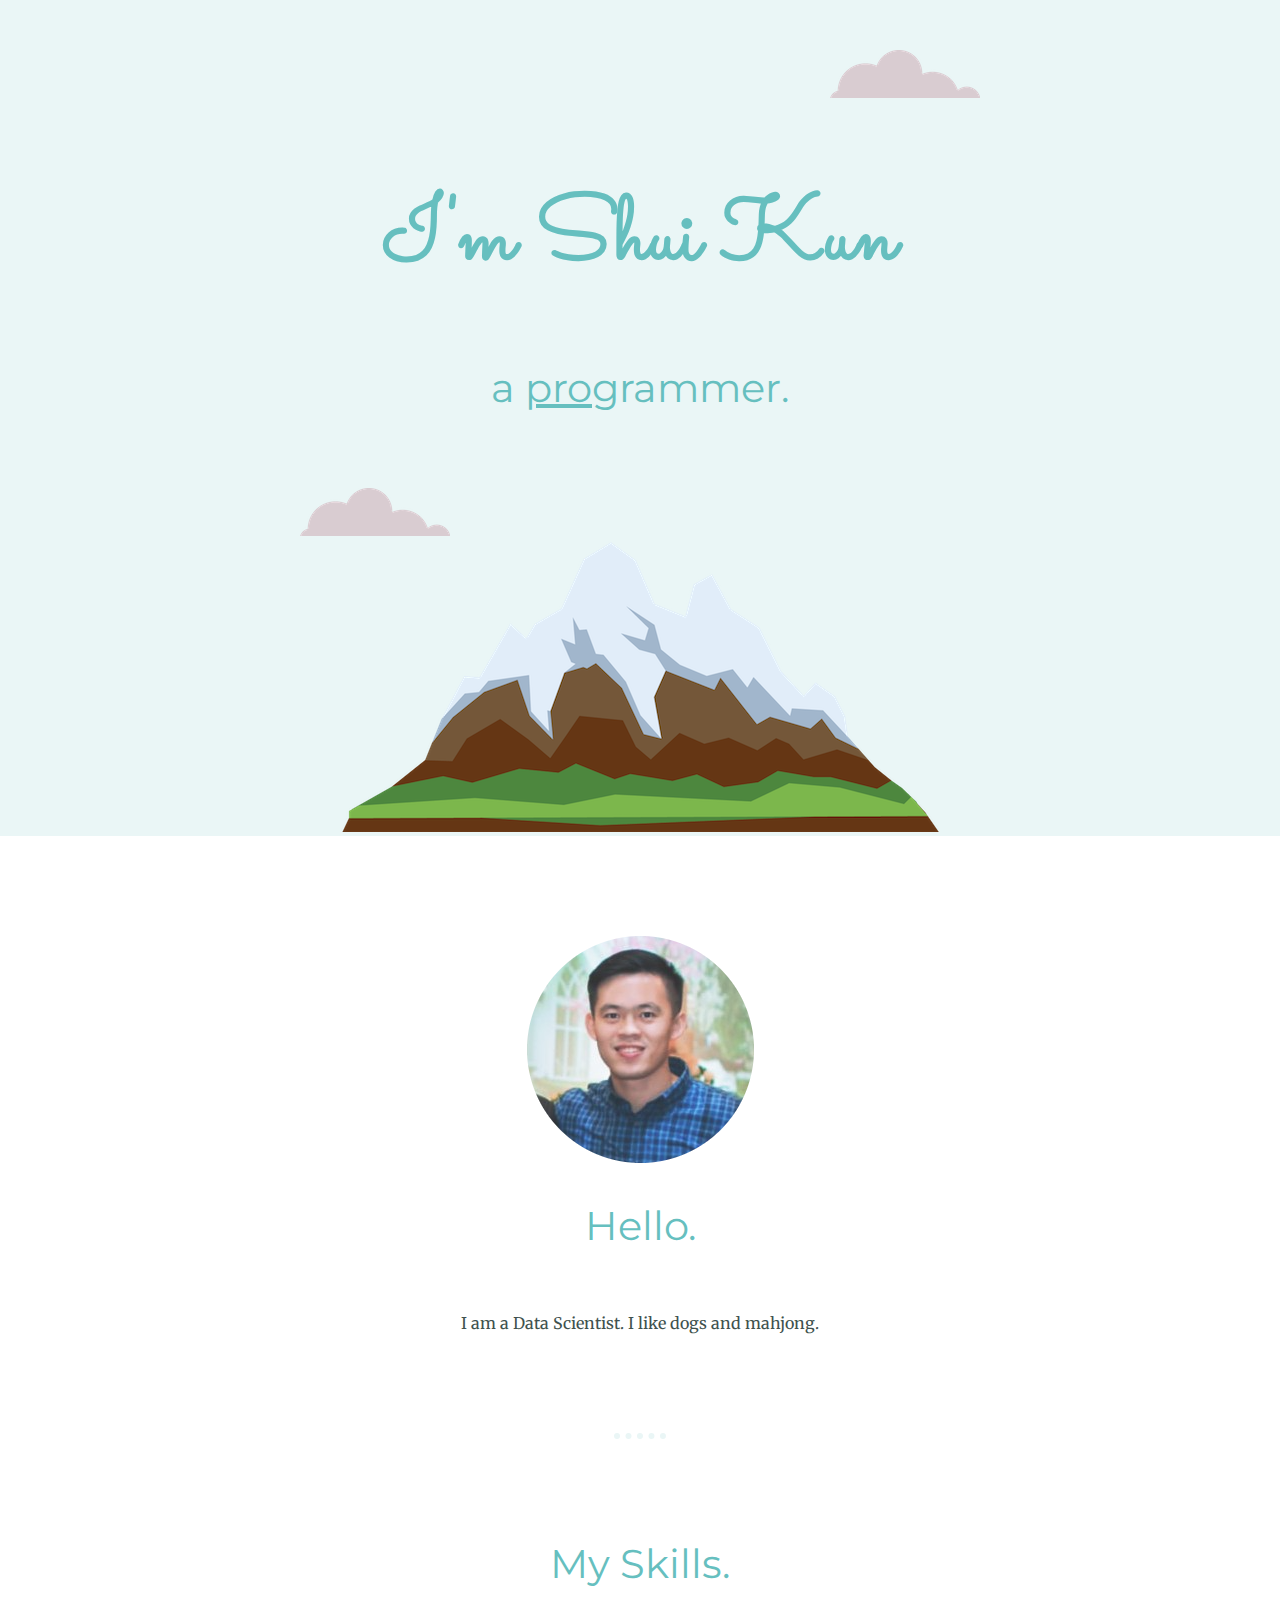
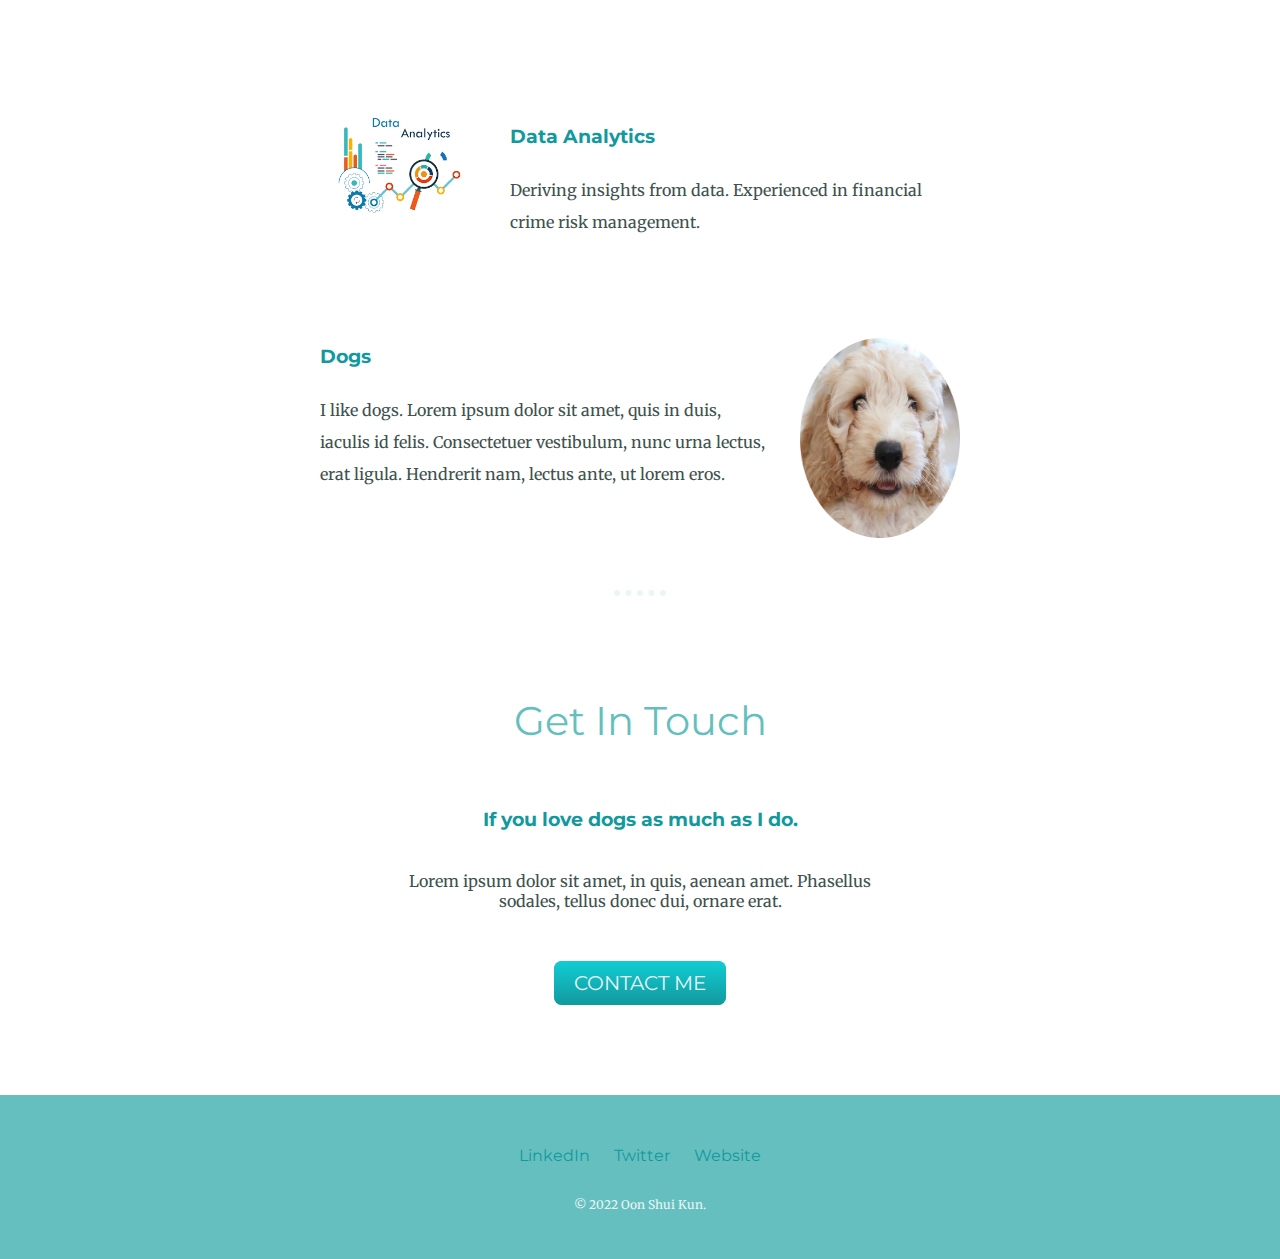
<file: index.html>
<!DOCTYPE html>
<html lang="en" dir="ltr">
  <head>
    <meta charset="utf-8">
    <title>Shui Kun</title>
    <link rel="stylesheet" href="css/styles.css">
    <link rel="icon" href="favicon.ico">
    <link rel="preconnect" href="https://fonts.googleapis.com">
<link rel="preconnect" href="https://fonts.gstatic.com" crossorigin><link href="https://fonts.googleapis.com/css2?family=Merriweather&family=Montserrat&family=Sacramento&display=swap" rel="stylesheet">
  </head>
  <body>
    <div class="top-container">
      <img class="top-cloud" src="images/cloud.png" alt="cloud-img">
      <h1>I'm Shui Kun</h1>
      <h2>a <span class="pro">pro</span>grammer.</h2>
      <img class="bottom-cloud" src="images/cloud.png" alt="cloud-img">
      <img src="images/mountain.png" alt="mountain-img">
    </div>
    <div class="middle-container">
      <div class="profile">
        <img src="images/shuikun.png" alt="shuikun">
        <h2>Hello.</h2>
        <p>I am a Data Scientist. I like dogs and mahjong.</p>
      </div>
      <hr>
      <div class="skills">
        <h2>My Skills.</h2>
        <div class="skill-row">
          <img class="analytics-img" src="images/analytics_skills.png" alt="analytics">
          <h3>Data Analytics</h3>
          <p>Deriving insights from data. Experienced in financial crime risk management.</p>
        </div>
        <div class="skill-row">
          <img class="dog-img" src="images/dog.png" alt="dog" width="200" height="200">
          <h3>Dogs</h3>
          <p>I like dogs. Lorem ipsum dolor sit amet, quis in duis, iaculis id felis. Consectetuer vestibulum, nunc urna lectus, erat ligula. Hendrerit nam, lectus ante, ut lorem eros.</p>
        </div>
      </div>
      <hr>
      <div class="contact-me">
        <h2>Get In Touch</h2>
        <h3>If you love dogs as much as I do.</h3>
        <p class="contact-message">Lorem ipsum dolor sit amet, in quis, aenean amet. Phasellus sodales, tellus donec dui, ornare erat. </p>
        <a class="btn" href="mailto:oonshuikun@gmail.com">CONTACT ME</a>
      </div>
    </div>


    <div class="bottom-container">
      <a class="footer-link" href="https://www.linkedin.com/in/shui-kun-oon-574b09175/">LinkedIn</a>
      <a class="footer-link" href="https://twitter.com/shui_kun">Twitter</a>
      <a class="footer-link" href="https://www.appbrewery.co/">Website</a>
      <p class="copyright">© 2022 Oon Shui Kun.</p>
    </div>


  </body>
</html>
</file>
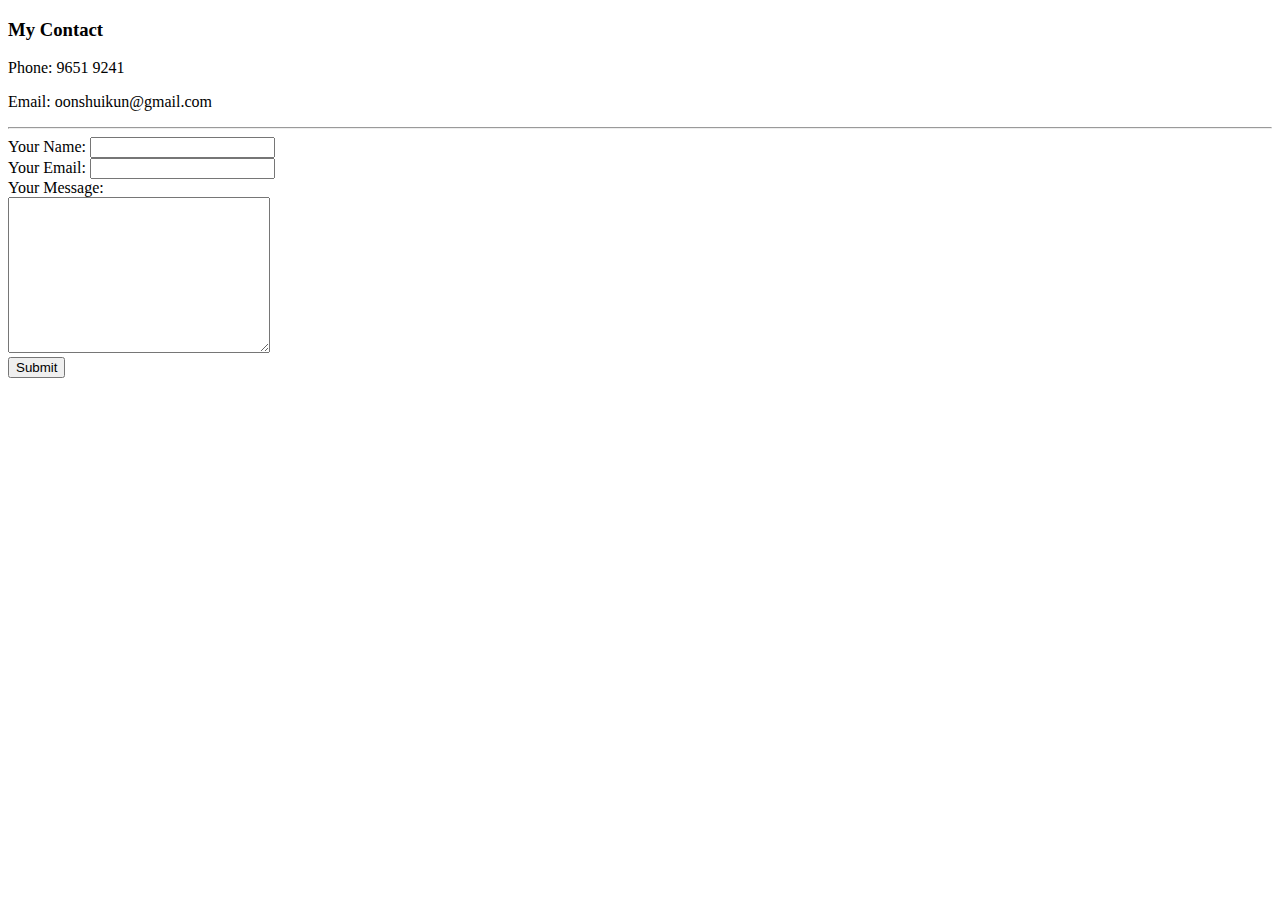
<file: contact.html>
<!DOCTYPE html>
<html lang="en" dir="ltr">
  <head>
    <meta charset="utf-8">
    <title>Contact Me</title>
  </head>
  <body>
    <h3>My Contact</h3>
    <p>Phone: 9651 9241</p>
    <p>Email: oonshuikun@gmail.com</p>
    <hr>
    <form action="mailto:oonshuikun@gmail.com" method="post" enctype="text/plain">
      <label>Your Name:</label>
      <input type="text" name="yourName" value=""><br>
      <label>Your Email:</label>
      <input type="email" name="yourEmail" value=""><br>
      <label>Your Message:</label><br>
      <textarea name="yourMessage" rows="10" cols="30"></textarea><br>
      <input type="submit" name="">
    </form>
  </body>
</html>
</file>
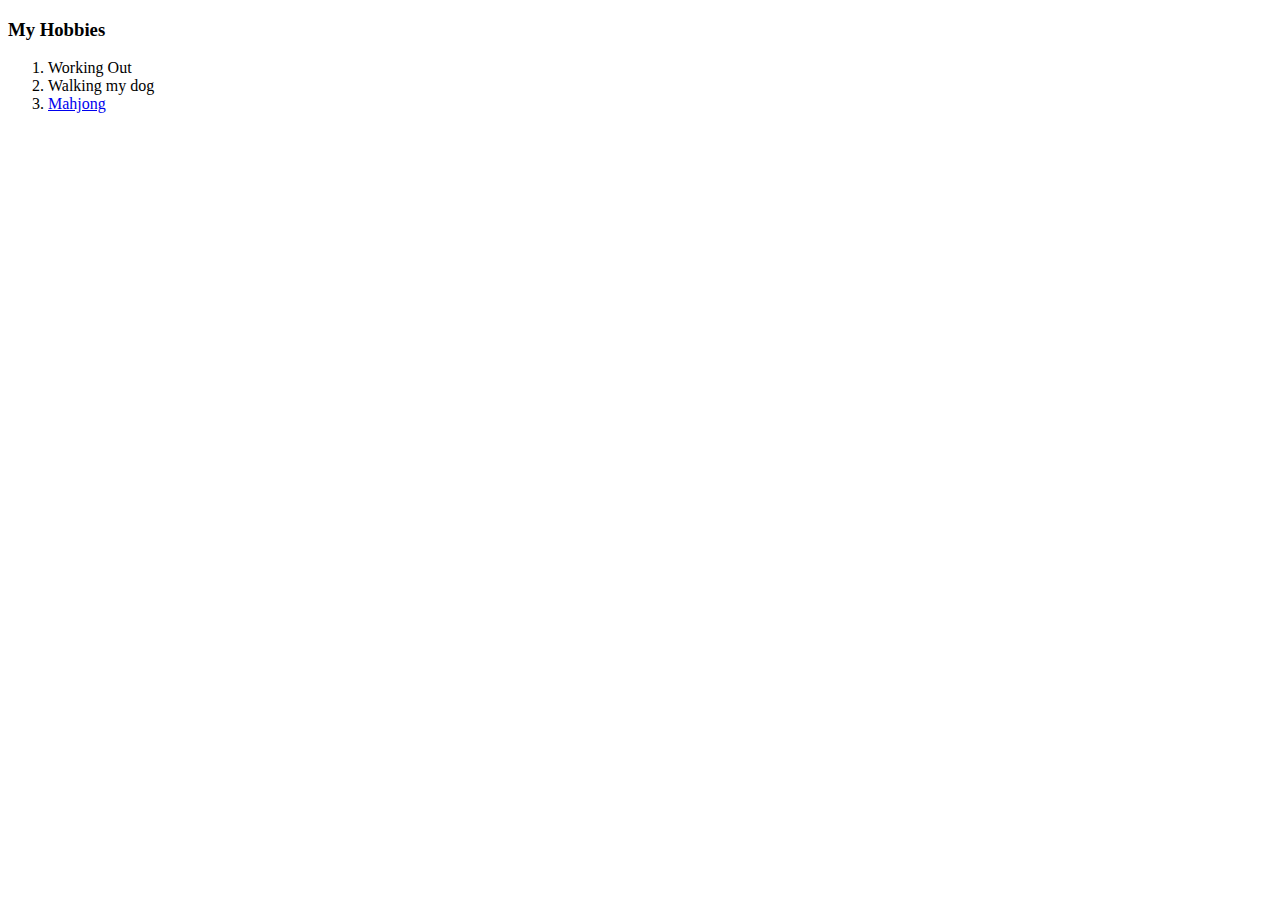
<file: hobbies.html>
<!DOCTYPE html>
<html lang="en" dir="ltr">
  <head>
    <meta charset="utf-8">
    <title>My Hobbies</title>
  </head>
  <body>
    <h3>My Hobbies</h3>
    <ol>
      <li>Working Out</li>
      <li>Walking my dog</li>
      <li><a href="https://mahjongsoul.game.yo-star.com/">Mahjong</a></li>
    </ol>
  </body>
</html>
</file>
<file: css/styles.css>
body {
  margin: 0;
  text-align: center;
  font-family: 'Merriweather', serif;
}

h1 {
  font-size: 5.625rem;
  color: #66BFBF;
  line-height: 2;
  margin: 50px auto 0 auto;
  font-family: 'Sacramento', cursive;
}

h2 {
  font-size: 2.5rem;
  color: #66BFBF;
  font-weight: normal;
  font-family: 'Montserrat', sans-serif;
  padding-bottom: 30px;
}

h3 {
  font-family: 'Montserrat', sans-serif;
  color: #11999E;
}

a {
  color: #11999E;
  font-family: 'Montserrat', sans-serif;
  margin: 10px 10px;
  text-decoration: none;
}

a:hover {
  color: #EAF6F6;
}

p {
  color: #40514E;
}

hr {
  border-style: dotted none none none;
  border-width: 6px;
  border-color: #EAF6F6;
  width: 4%;
  margin: 100px auto;
}

.skill-row {
  width: 50%;
  margin: 100px auto 100px auto;
  text-align: left;
  line-height: 2;
}

.analytics-img {
  width: 25%;
  float: left;
  margin-right: 30px;
}

.dog-img {
  width: 25%;
  float: right;
  margin-left: 30px
}

.copyright {
  color: #EAF6F6;
  font-size: 0.75rem;
  padding: 20px 0;
}

.contact-message {
  width: 40%;
  margin: 40px auto 60px;
}

.top-container {
  background: #EAF6F6;
  position: relative;
  padding-top: 100px;
}

.middle-container {
  margin: 100px 0;
}


.bottom-container {
  background-color: #66BFBF;
  margin-top: 50px;
  padding: 50px 0 15px 0;
}

.pro {
  text-decoration: underline;
}

.bottom-cloud {
  position: absolute;
  right:300px;
  top:50px;
}

.top-cloud {
  position: absolute;
  left: 300px;
  bottom: 300px;
}

.btn {
  background: #11cdd4;
  background-image: -webkit-linear-gradient(top, #11cdd4, #11999e);
  background-image: -moz-linear-gradient(top, #11cdd4, #11999e);
  background-image: -ms-linear-gradient(top, #11cdd4, #11999e);
  background-image: -o-linear-gradient(top, #11cdd4, #11999e);
  background-image: linear-gradient(to bottom, #11cdd4, #11999e);
  -webkit-border-radius: 8;
  -moz-border-radius: 8;
  border-radius: 8px;
  font-family: 'Montserrat', sans-serif;
  color: #EAF6F6;
  font-size: 20px;
  padding: 10px 20px 10px 20px;
  text-decoration: none;
}

.btn:hover {
  background: #30e3cb;
  background-image: -webkit-linear-gradient(top, #30e3cb, #2bc4ad);
  background-image: -moz-linear-gradient(top, #30e3cb, #2bc4ad);
  background-image: -ms-linear-gradient(top, #30e3cb, #2bc4ad);
  background-image: -o-linear-gradient(top, #30e3cb, #2bc4ad);
  background-image: linear-gradient(to bottom, #30e3cb, #2bc4ad);
  text-decoration: none;
}
</file>
